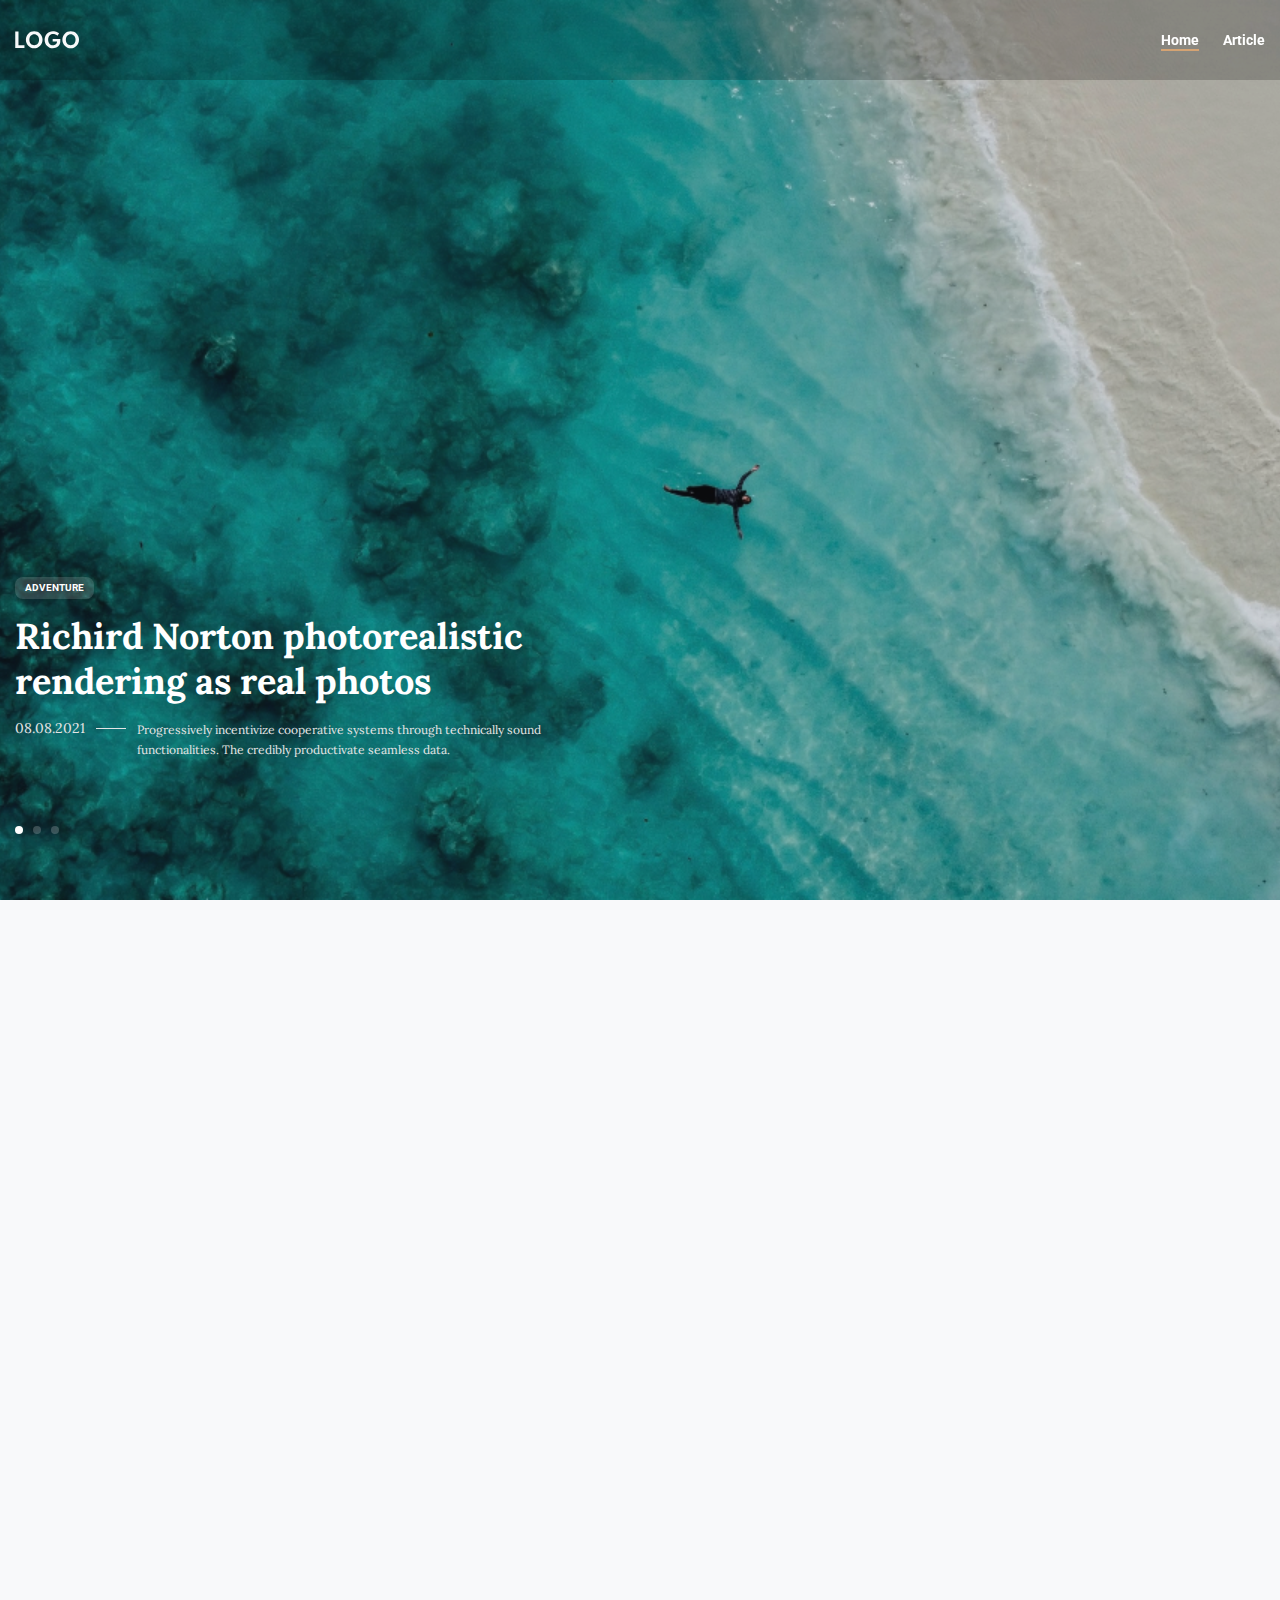
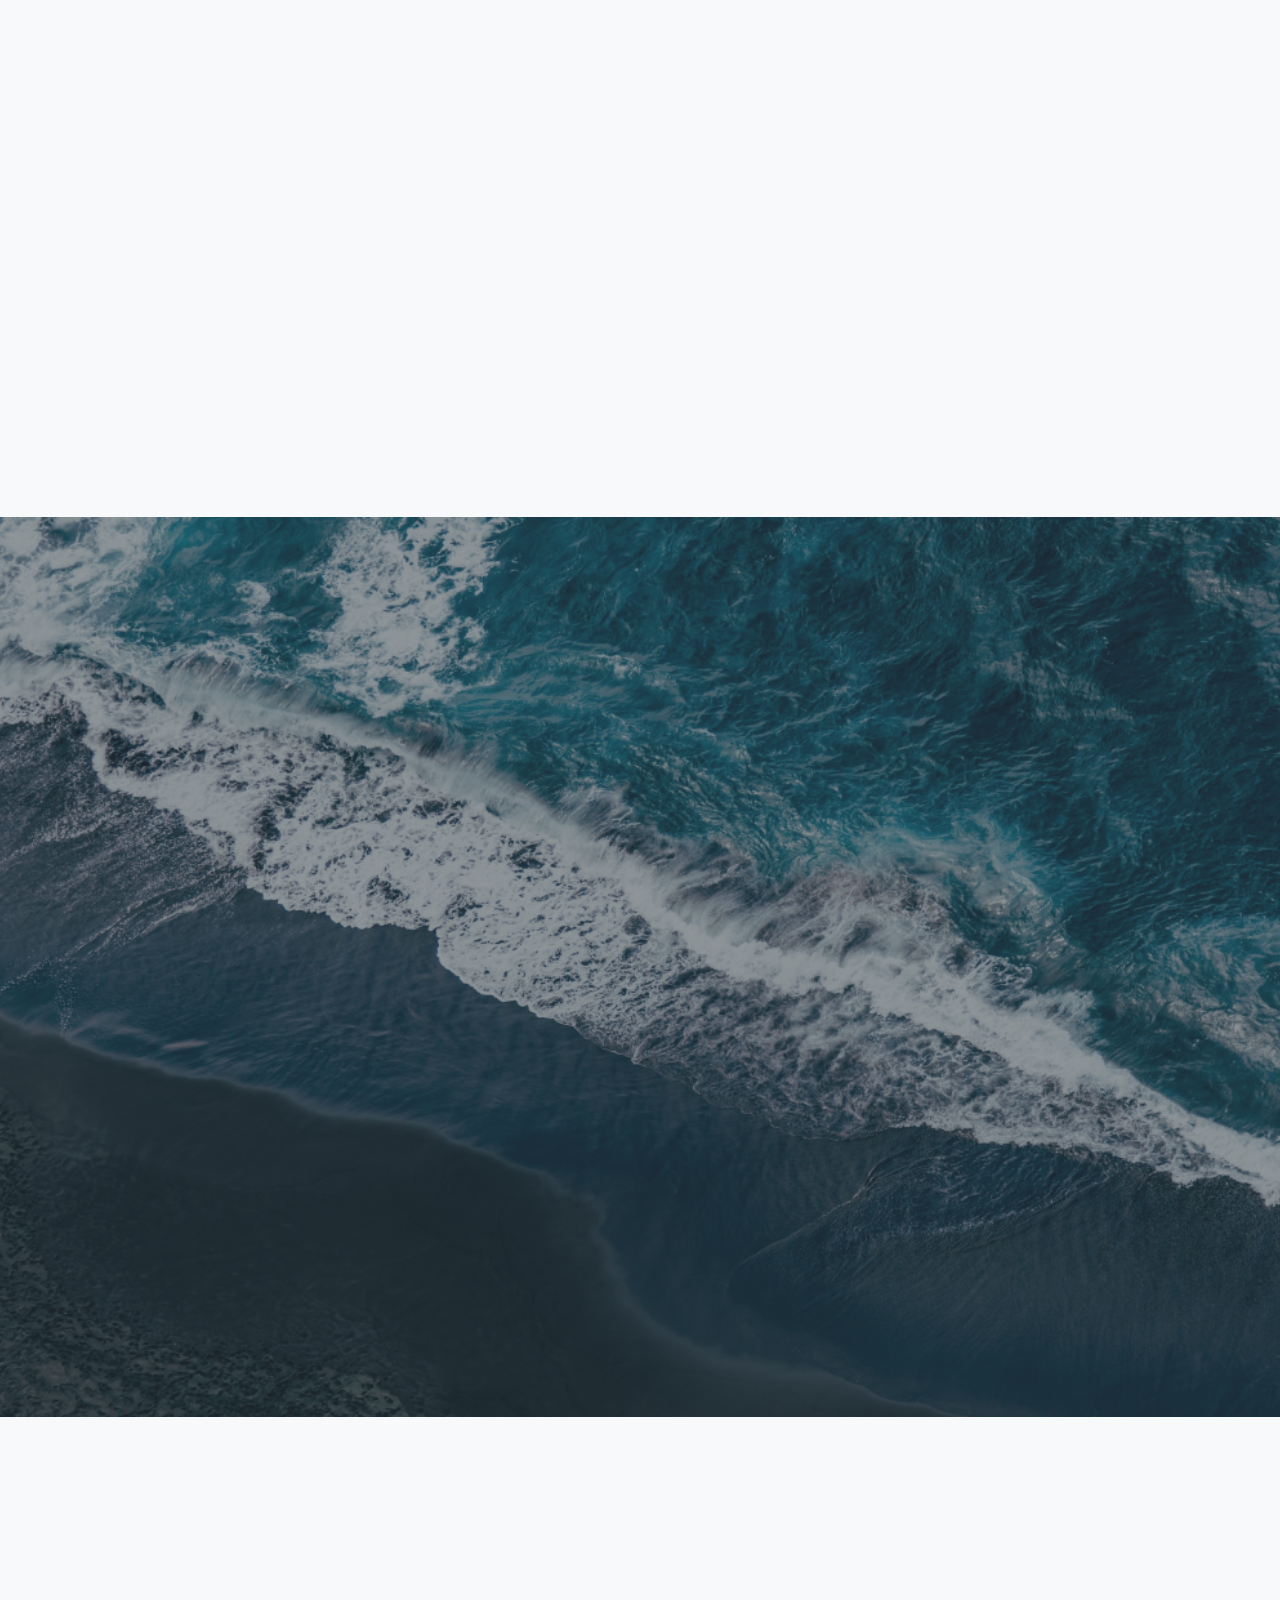
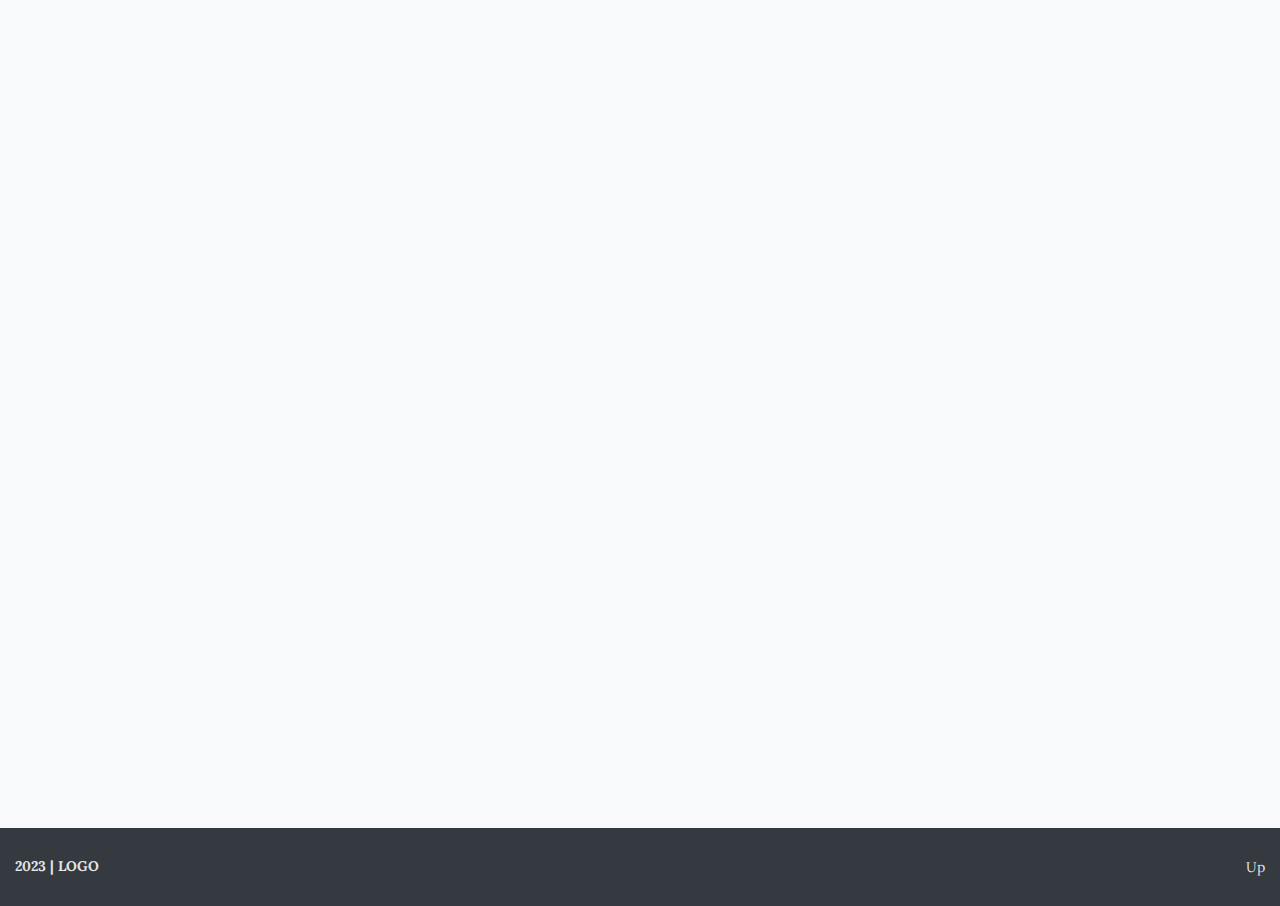
<file: index.html>
<!DOCTYPE html>
<html lang="en">

<head>
    <meta charset="UTF-8">
    <meta http-equiv="X-UA-Compatible" content="IE=edge">
    <meta name="viewport" content="width=device-width, initial-scale=1.0">
    <link href="https://fonts.googleapis.com/css?family=Lora:regular,700&display=swap" rel="stylesheet" />
    <link href="https://fonts.googleapis.com/css?family=Roboto:700&display=swap" rel="stylesheet" />
    <link rel="stylesheet" href="css/style.css">
    <title>Minimal blog</title>
</head>

<body>
    <div class="wrapper">
        <header class="header">
            <div class="header__container">
                <div class="header__logo">
                    <img src="img/LOGO.svg" alt="logo">
                </div>

                <nav class="header__menu menu">
                    <ul class="menu__list">
                        <li class="menu__item">
                            <a href="index.html" class="menu__link active">Home</a>
                        </li>
                        <li class="menu__item">
                            <a href="article.html" class="menu__link">Article</a>
                        </li>
                    </ul>
                </nav>
            </div>
        </header>
        <main class="home">
            <div class="home__sections">
                <div class="home__main-slider main-slider swiper">
                    <div class="main-slider__wrapper swiper-wrapper">
                        <div class="main-slider__slide swiper-slide">
                            <img src="img/main-slider/01.jpg" alt="Image" class="main-slider__bg">
                            <div class="main-slider__container">
                                <a href="#" class="main-slider__category category">ADVENTURE</a>
                                <div class="main-slider__title title">
                                    Richird Norton photorealistic rendering as real photos
                                </div>
                                <div class="main-slider__body">
                                    <div class="main-slider__date">08.08.2021</div>
                                    <div class="main-slider__text text">
                                        <p>Progressively incentivize cooperative systems through technically sound
                                            functionalities. The credibly productivate seamless data.</p>
                                    </div>
                                </div>
                            </div>
                        </div>
                        <div class="main-slider__slide swiper-slide">
                            <img src="img/main-slider/02.jpg" alt="Image" class="main-slider__bg">
                            <div class="main-slider__container">
                                <a href="#" class="main-slider__category category">ADVENTURE</a>
                                <div class="main-slider__title title">
                                    Richird Norton photorealistic rendering as real photos
                                </div>
                                <div class="main-slider__body">
                                    <div class="main-slider__date">08.08.2021</div>
                                    <div class="main-slider__text text">
                                        <p>Lorem ipsum dolor sit amet consectetur adipisicing elit.</p>
                                    </div>
                                </div>
                            </div>
                        </div>
                        <div class="main-slider__slide swiper-slide">
                            <img src="img/main-slider/03.jpg" alt="Image" class="main-slider__bg">
                            <div class="main-slider__container">
                                <a href="#" class="main-slider__category category">ADVENTURE</a>
                                <div class="main-slider__title title">
                                    Richird Norton photorealistic rendering as real photos
                                </div>
                                <div class="main-slider__body">
                                    <div class="main-slider__date">08.08.2021</div>
                                    <div class="main-slider__text text">
                                        <p>Lorem ipsum dolor, sit amet consectetur adipisicing elit. Dolorem odio est
                                            provident consequatur tempora consectetur dolore id. Perspiciatis, illum
                                            non.</p>
                                    </div>
                                </div>
                            </div>
                        </div>
                    </div>
                    <div class="main-slider__bullets bullets">
                        <div class="bullets__container">
                            <div class="bullets__items"></div>
                        </div>
                    </div>
                </div>
                <section class="home__popular popular">
                    <div class="popular__container">
                        <div data-item class="popular__header">
                            <h2 class="popular__title title title_dark">Popular topics</h2>
                            <nav class="popular__nav nav-popular">
                                <button type="button" class="nav-popular__item active">Adventure</button>
                                <button type="button" class="nav-popular__item">Travel</button>
                                <button type="button" class="nav-popular__item">Fashion</button>
                                <button type="button" class="nav-popular__item">Technology</button>
                            </nav>
                        </div>
                        <div class="popular__content">
                            <div class="popular__tab active">
                                <div class="popular__items">
                                    <article data-item class="popular__item item-popular">
                                        <a href="" class="item-popular__category category">ADVENTURE</a>
                                        <a href="#" class="item-popular__image">
                                            <img src="img/popular/01.jpg" alt="Image">
                                        </a>
                                        <div class="item-popular__date">
                                            08.08.2021
                                        </div>
                                        <h4 class="item-popular__title">
                                            <a href="#" class="item-popular__link-title">
                                                Dream destinations to visit this
                                                year in Paris
                                            </a>
                                        </h4>
                                        <div class="item-popular__text text">
                                            <p>Progressively incentivize cooperative systems through
                                                technically sound functionalities. Credibly productivate
                                                seamless data with flexible schemas.</p>
                                        </div>
                                    </article>
                                    <article data-item class="popular__item item-popular">
                                        <a href="" class="item-popular__category category">TRAVEL</a>
                                        <a href="#" class="item-popular__image">
                                            <img src="img/popular/02.jpg" alt="Image">
                                        </a>
                                        <div class="item-popular__date">
                                            08.08.2021
                                        </div>
                                        <h4 class="item-popular__title">
                                            <a href="#" class="item-popular__link-title">
                                                Breathtaking first-person photos
                                                around Europe
                                            </a>
                                        </h4>
                                        <div class="item-popular__text text">
                                            <p>Progressively incentivize cooperative systems through
                                                technically sound functionalities. Credibly productivate
                                                seamless data with flexible schemas.</p>
                                        </div>
                                    </article>
                                    <article data-item class="popular__item item-popular">
                                        <a href="" class="item-popular__category category">TECHNOLOGY</a>
                                        <a href="#" class="item-popular__image">
                                            <img src="img/popular/03.jpg" alt="Image">
                                        </a>
                                        <div class="item-popular__date">
                                            08.08.2021
                                        </div>
                                        <h4 class="item-popular__title">
                                            <a href="#" class="item-popular__link-title">
                                                What collectors need to know about
                                                authenticity
                                            </a>
                                        </h4>
                                        <div class="item-popular__text text">
                                            <p>Progressively incentivize cooperative systems through
                                                technically sound functionalities. Credibly productivate
                                                seamless data with flexible schemas.</p>
                                        </div>
                                    </article>
                                    <article data-item class="popular__item item-popular">
                                        <a href="" class="item-popular__category category">FASHION</a>
                                        <a href="#" class="item-popular__image">
                                            <img src="img/popular/04.jpg" alt="Image">
                                        </a>
                                        <div class="item-popular__date">
                                            08.08.2021
                                        </div>
                                        <h4 class="item-popular__title">
                                            <a href="#" class="item-popular__link-title">
                                                Instagram artists with great
                                                photography skills
                                            </a>
                                        </h4>
                                        <div class="item-popular__text text">
                                            <p>Progressively incentivize cooperative systems through
                                                technically sound functionalities. Credibly productivate
                                                seamless data with flexible schemas.</p>
                                        </div>
                                    </article>
                                    <article data-item class="popular__item item-popular">
                                        <a href="" class="item-popular__category category">ADVENTURE</a>
                                        <a href="#" class="item-popular__image">
                                            <img src="img/popular/05.jpg" alt="Image">
                                        </a>
                                        <div class="item-popular__date">
                                            08.08.2021
                                        </div>
                                        <h4 class="item-popular__title">
                                            <a href="#" class="item-popular__link-title">
                                                Thins to know before visiting
                                                Cave in Germany
                                            </a>
                                        </h4>
                                        <div class="item-popular__text text">
                                            <p>Progressively incentivize cooperative systems through
                                                technically sound functionalities. Credibly productivate
                                                seamless data with flexible schemas.</p>
                                        </div>
                                    </article>
                                    <article data-item class="popular__item item-popular">
                                        <a href="" class="item-popular__category category">FASHION</a>
                                        <a href="#" class="item-popular__image">
                                            <img src="img/popular/06.jpg" alt="Image">
                                        </a>
                                        <div class="item-popular__date">
                                            08.08.2021
                                        </div>
                                        <h4 class="item-popular__title">
                                            <a href="#" class="item-popular__link-title">
                                                Nina Smith vibrant work collab
                                                with Nike Dunk
                                            </a>
                                        </h4>
                                        <div class="item-popular__text text">
                                            <p>Progressively incentivize cooperative systems through
                                                technically sound functionalities. Credibly productivate
                                                seamless data with flexible schemas.</p>
                                        </div>
                                    </article>
                                    <article data-item class="popular__item item-popular">
                                        <a href="" class="item-popular__category category">TECHNOLOGY</a>
                                        <a href="#" class="item-popular__image">
                                            <img src="img/popular/07.jpg" alt="Image">
                                        </a>
                                        <div class="item-popular__date">
                                            08.08.2021
                                        </div>
                                        <h4 class="item-popular__title">
                                            <a href="#" class="item-popular__link-title">
                                                Richard Norton photorealistic
                                                rendering as real photos
                                            </a>
                                        </h4>
                                        <div class="item-popular__text text">
                                            <p>Progressively incentivize cooperative systems through
                                                technically sound functionalities. Credibly productivate
                                                seamless data with flexible schemas.</p>
                                        </div>
                                    </article>
                                    <article data-item class="popular__item item-popular">
                                        <a href="" class="item-popular__category category">FASHION</a>
                                        <a href="#" class="item-popular__image">
                                            <img src="img/popular/08.jpg" alt="Image">
                                        </a>
                                        <div class="item-popular__date">
                                            08.08.2021
                                        </div>
                                        <h4 class="item-popular__title">
                                            <a href="#" class="item-popular__link-title">
                                                25 quality collectors toys inspired
                                                by famous films
                                            </a>
                                        </h4>
                                        <div class="item-popular__text text">
                                            <p>Progressively incentivize cooperative systems through
                                                technically sound functionalities. Credibly productivate
                                                seamless data with flexible schemas.</p>
                                        </div>
                                    </article>
                                </div>
                            </div>
                            <div class="popular__tab">
                                <div class="popular__items">
                                    <article data-item class="popular__item item-popular">
                                        <a href="" class="item-popular__category category">TRAVEL</a>
                                        <a href="#" class="item-popular__image">
                                            <img src="img/popular/02.jpg" alt="Image">
                                        </a>
                                        <div class="item-popular__date">
                                            08.08.2021
                                        </div>
                                        <h4 class="item-popular__title">
                                            <a href="#" class="item-popular__link-title">
                                                Breathtaking first-person photos
                                                around Europe
                                            </a>
                                        </h4>
                                        <div class="item-popular__text text">
                                            <p>Progressively incentivize cooperative systems through
                                                technically sound functionalities. Credibly productivate
                                                seamless data with flexible schemas.</p>
                                        </div>
                                    </article>
                                </div>
                            </div>
                            <div class="popular__tab">
                                <div class="popular__items">
                                    <article data-item class="popular__item item-popular">
                                        <a href="" class="item-popular__category category">FASHION</a>
                                        <a href="#" class="item-popular__image">
                                            <img src="img/popular/04.jpg" alt="Image">
                                        </a>
                                        <div class="item-popular__date">
                                            08.08.2021
                                        </div>
                                        <h4 class="item-popular__title">
                                            <a href="#" class="item-popular__link-title">
                                                Instagram artists with great
                                                photography skills
                                            </a>
                                        </h4>
                                        <div class="item-popular__text text">
                                            <p>Progressively incentivize cooperative systems through
                                                technically sound functionalities. Credibly productivate
                                                seamless data with flexible schemas.</p>
                                        </div>
                                    </article>
                                    <article data-item class="popular__item item-popular">
                                        <a href="" class="item-popular__category category">FASHION</a>
                                        <a href="#" class="item-popular__image">
                                            <img src="img/popular/06.jpg" alt="Image">
                                        </a>
                                        <div class="item-popular__date">
                                            08.08.2021
                                        </div>
                                        <h4 class="item-popular__title">
                                            <a href="#" class="item-popular__link-title">
                                                Nina Smith vibrant work collab
                                                with Nike Dunk
                                            </a>
                                        </h4>
                                        <div class="item-popular__text text">
                                            <p>Progressively incentivize cooperative systems through
                                                technically sound functionalities. Credibly productivate
                                                seamless data with flexible schemas.</p>
                                        </div>
                                    </article>
                                    <article data-item class="popular__item item-popular">
                                        <a href="" class="item-popular__category category">FASHION</a>
                                        <a href="#" class="item-popular__image">
                                            <img src="img/popular/08.jpg" alt="Image">
                                        </a>
                                        <div class="item-popular__date">
                                            08.08.2021
                                        </div>
                                        <h4 class="item-popular__title">
                                            <a href="#" class="item-popular__link-title">
                                                25 quality collectors toys inspired
                                                by famous films
                                            </a>
                                        </h4>
                                        <div class="item-popular__text text">
                                            <p>Progressively incentivize cooperative systems through
                                                technically sound functionalities. Credibly productivate
                                                seamless data with flexible schemas.</p>
                                        </div>
                                    </article>
                                </div>
                            </div>
                            <div class="popular__tab">
                                <div class="popular__items">
                                    <article data-item class="popular__item item-popular">
                                        <a href="" class="item-popular__category category">TECHNOLOGY</a>
                                        <a href="#" class="item-popular__image">
                                            <img src="img/popular/03.jpg" alt="Image">
                                        </a>
                                        <div class="item-popular__date">
                                            08.08.2021
                                        </div>
                                        <h4 class="item-popular__title">
                                            <a href="#" class="item-popular__link-title">
                                                What collectors need to know about
                                                authenticity
                                            </a>
                                        </h4>
                                        <div class="item-popular__text text">
                                            <p>Progressively incentivize cooperative systems through
                                                technically sound functionalities. Credibly productivate
                                                seamless data with flexible schemas.</p>
                                        </div>
                                    </article>
                                    <article data-item class="popular__item item-popular">
                                        <a href="" class="item-popular__category category">TECHNOLOGY</a>
                                        <a href="#" class="item-popular__image">
                                            <img src="img/popular/07.jpg" alt="Image">
                                        </a>
                                        <div class="item-popular__date">
                                            08.08.2021
                                        </div>
                                        <h4 class="item-popular__title">
                                            <a href="#" class="item-popular__link-title">
                                                Richard Norton photorealistic
                                                rendering as real photos
                                            </a>
                                        </h4>
                                        <div class="item-popular__text text">
                                            <p>Progressively incentivize cooperative systems through
                                                technically sound functionalities. Credibly productivate
                                                seamless data with flexible schemas.</p>
                                        </div>
                                    </article>
                                </div>
                            </div>
                        </div>
                    </div>
                </section>
                <section class="home__big-post big-post">
                    <div class="big-post__container">
                        <a data-item href="#" class="big-post__category category">Fashion</a>
                        <h2 data-item class="big-post__title title">
                            <a href="#" class="big-post__link-title">Richird Norton photorealistic rendering as real
                                photos</a>
                        </h2>
                        <div data-item class="big-post__text text">
                            <p>Progressively incentivize cooperative systems through technically sound functionalities.
                                The
                                credibly productivate seamless data.</p>
                        </div>
                        <a data-item href="#" class="big-post__autor">By Jennifer Lawrence</a>
                    </div>
                    <div class="big-post__bg">
                        <img src="img/big-post/bg.jpg" alt="bg">
                    </div>
                </section>
            </div>
            <section class="home__related related">
                <div class="related__container">
                    <h2 data-item class="related__title title title_dark">
                        Related Posts
                    </h2>
                    <div class="related__items">
                        <article data-item class="related__item item-related">
                            <a href="#" class="item-related__category category">Fashion</a>
                            <a href="#" class="item-related__content">
                                <div class="item-related__date">
                                    08.08.2021
                                </div>
                                <h4 class="item-related__title">
                                    Richird Norton photorealistic rendering as real photos
                                </h4>
                                <div class="item-related__text text">
                                    <p>Progressively incentivize cooperative systems through technically sound
                                        functionalities. The credibly productivate seamless data.</p>
                                </div>
                            </a>
                            <div class="item-related__image">
                                <img src="img/related/01.jpg" alt="image">
                            </div>
                        </article>
                        <article data-item class="related__item item-related">
                            <a href="#" class="item-related__category category">Fashion</a>
                            <a href="#" class="item-related__content">
                                <div class="item-related__date">
                                    08.08.2021
                                </div>
                                <h4 class="item-related__title">
                                    Richird Norton photorealistic rendering as real photos
                                </h4>
                                <div class="item-related__text text">
                                    <p>Progressively incentivize cooperative systems through technically sound
                                        functionalities. The credibly productivate seamless data.</p>
                                </div>
                            </a>
                            <div class="item-related__image">
                                <img src="img/related/02.jpg" alt="image">
                            </div>
                        </article>
                        <article data-item class="related__item item-related">
                            <a href="#" class="item-related__category category">Fashion</a>
                            <a href="#" class="item-related__content">
                                <div class="item-related__date">
                                    08.08.2021
                                </div>
                                <h4 class="item-related__title">
                                    Richird Norton photorealistic rendering as real photos
                                </h4>
                                <div class="item-related__text text">
                                    <p>Progressively incentivize cooperative systems through technically sound
                                        functionalities. The credibly productivate seamless data.</p>
                                </div>
                            </a>
                            <div class="item-related__image">
                                <img src="img/related/03.jpg" alt="image">
                            </div>
                        </article>
                    </div>
                </div>
            </section>

        </main>
        <footer class="footer">
            <div class="footer__container">
                <div class="footer__text">2023 | LOGO</div>
                <button type="button" class="footer__up">Up</button>
            </div>
        </footer>
    </div>

    <script src="https://cdn.jsdelivr.net/npm/swiper@9/swiper-bundle.min.js"></script>
    <script src="js/script.js"></script>
</body>

</html>
</file>
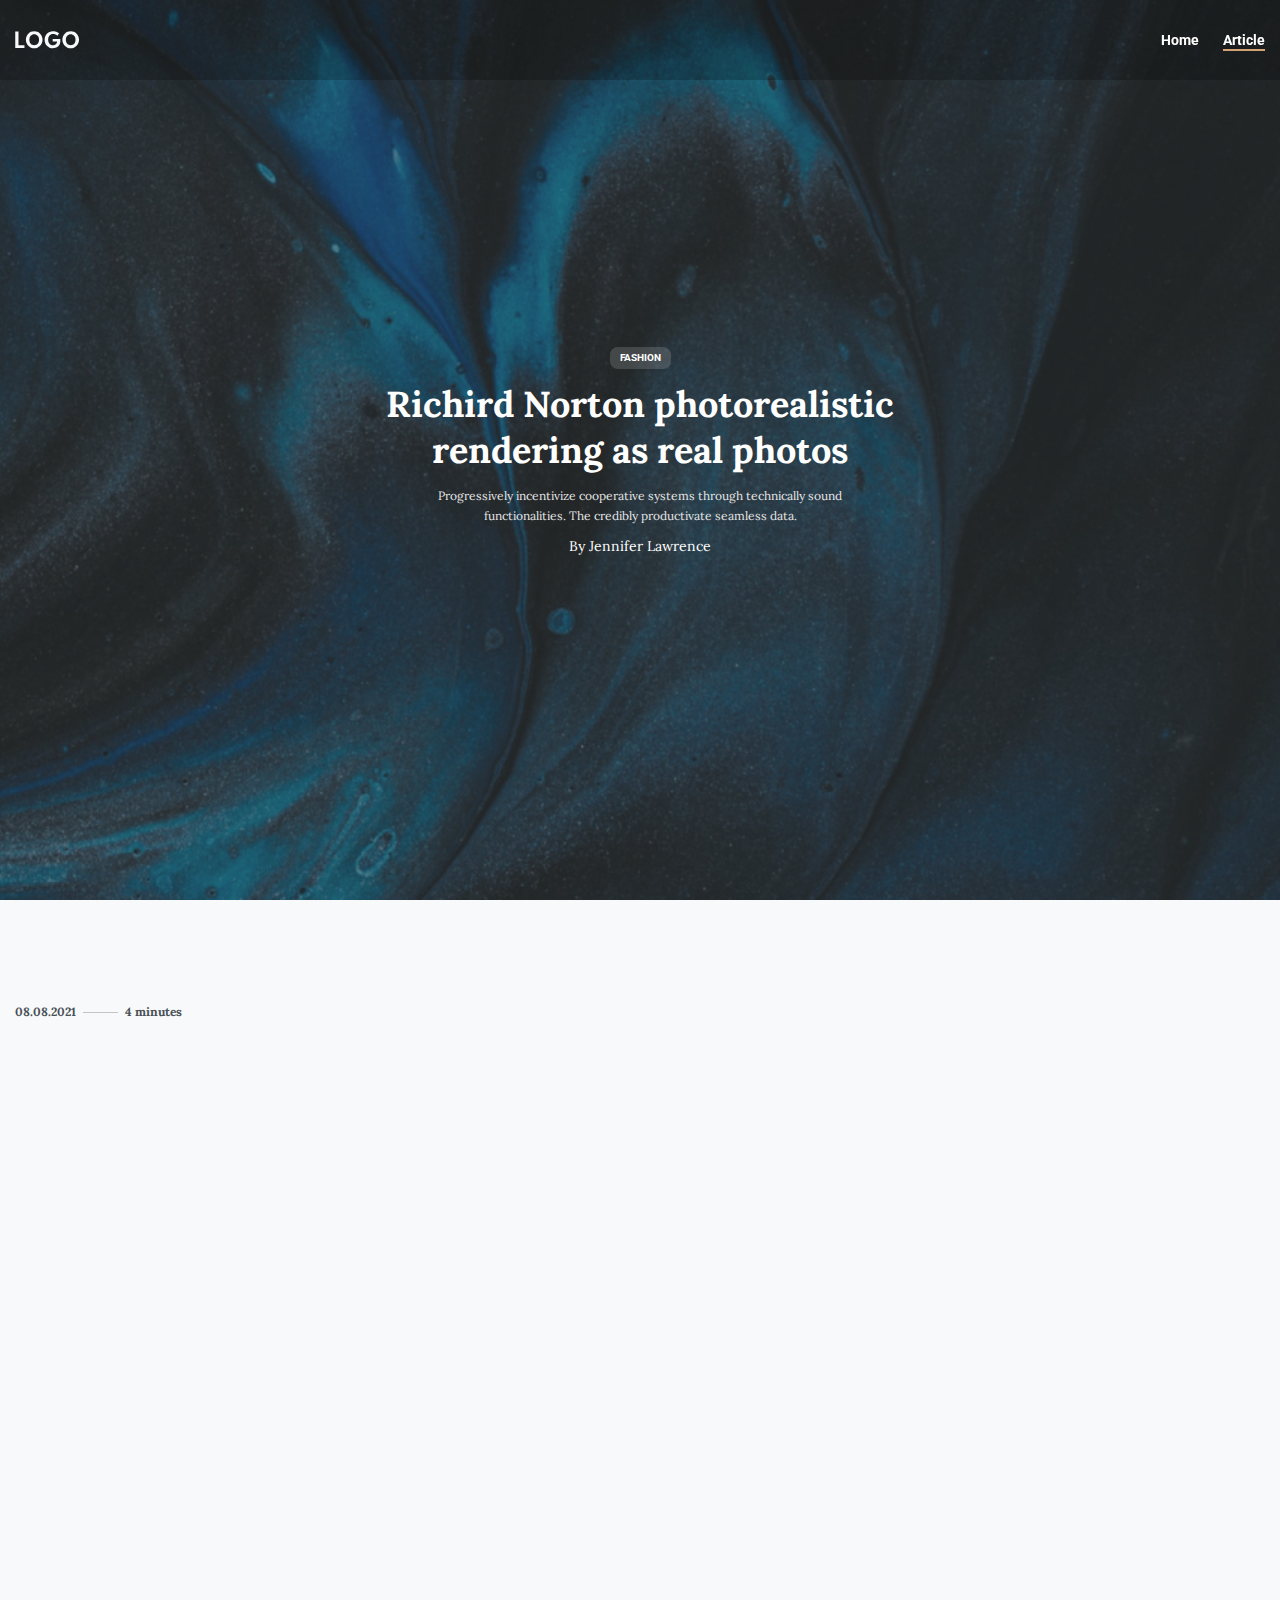
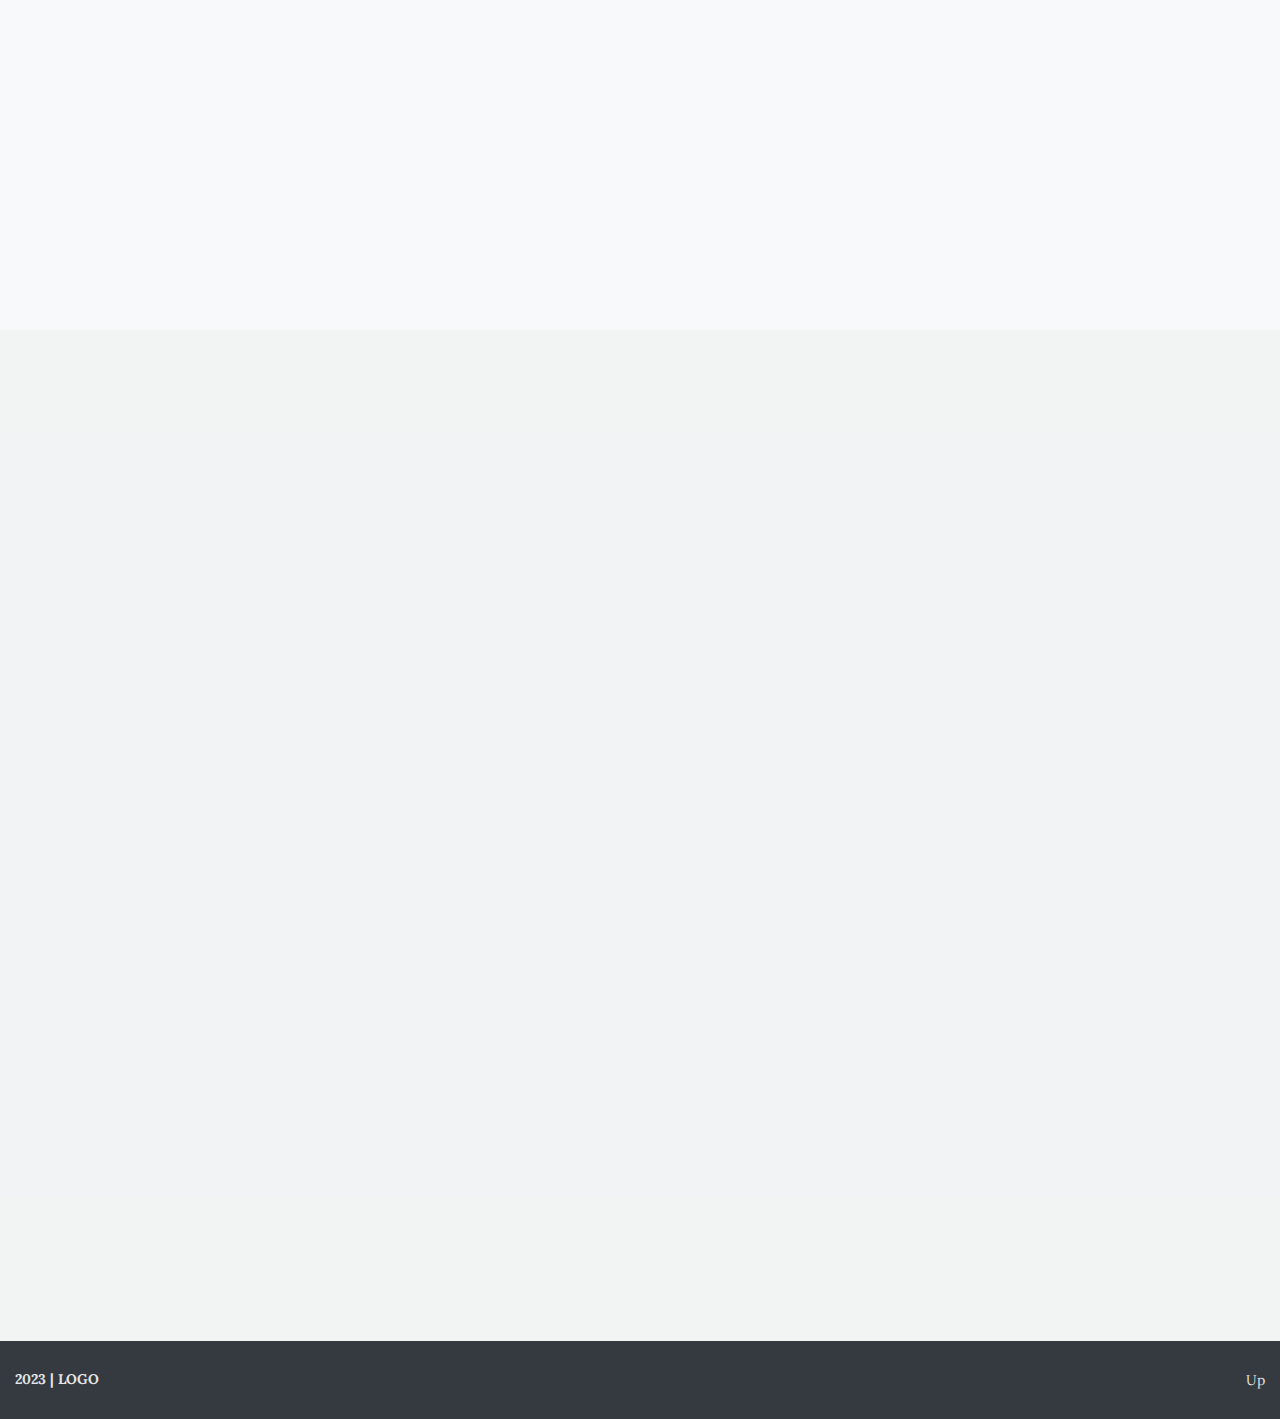
<file: article.html>
<!DOCTYPE html>
<html lang="en">

<head>
    <meta charset="UTF-8">
    <meta http-equiv="X-UA-Compatible" content="IE=edge">
    <meta name="viewport" content="width=device-width, initial-scale=1.0">
    <link href="https://fonts.googleapis.com/css?family=Lora:regular,700&display=swap" rel="stylesheet" />
    <link href="https://fonts.googleapis.com/css?family=Roboto:700&display=swap" rel="stylesheet" />
    <link rel="stylesheet" href="css/style.css">
    <title>Article</title>
</head>

<body>
    <div class="wrapper">
        <header class="header">
            <div class="header__container">
                <a href="index.html" class="header__logo">
                    <img src="img/LOGO.svg" alt="logo">
                </a>

                <nav class="header__menu menu">
                    <ul class="menu__list">
                        <li class="menu__item">
                            <a href="index.html" class="menu__link">Home</a>
                        </li>
                        <li class="menu__item">
                            <a href="article.html" class="menu__link active">Article</a>
                        </li>
                    </ul>
                </nav>
            </div>
        </header>
        <main class="article">
            <section class="article__big-post big-post">
                <div class="big-post__container">
                    <a data-item href="#" class="big-post__category category">Fashion</a>
                    <h2 data-item class="big-post__title title">
                        Richird Norton photorealistic rendering as real photos
                    </h2>
                    <div data-item class="big-post__text text">
                        <p>Progressively incentivize cooperative systems through technically sound functionalities.
                            The
                            credibly productivate seamless data.</p>
                    </div>
                    <a data-item href="#" class="big-post__autor">By Jennifer Lawrence</a>
                </div>
                <div class="big-post__bg">
                    <img src="img/article/bg.jpg" alt="bg">
                </div>
            </section>
            <div class="article__content">
                <div class="article__container">
                    <aside class="article__info">
                        <div class="article__date">
                            08.08.2021
                        </div>
                        <div class="article__time">
                            4 minutes
                        </div>
                    </aside>
                    <div class="article__body">
                        <div class="article__text">
                            <p data-item>
                                Seamlessly syndicate cutting-edge architectures rather than collaborative collaboration
                                and idea-sharing. Proactively incubate visionary interfaces whereas premium benefits.
                                Seamlessly negotiate ubiquitous leadership skills rather than parallel ideas.
                                Dramatically visualize superior interfaces for best-of-breed alignments. Synergistically
                                formulate performance based users through customized relationships. Interactively
                                deliver cross-platform ROI via granular systems. Intrinsicly enhance effective
                                initiatives vis-a-vis orthogonal outsourcing. Rapidiously monetize market-driven
                                opportunities with multifunctional users. Collaboratively enhance visionary
                                opportunities through revolutionary schemas. Progressively network just in time customer
                                service without real-time scenarios.
                            </p>
                            <p data-item>
                                Synergistically drive e-business leadership with unique synergy. Compellingly seize
                                market positioning ROI and bricks-and-clicks e-markets. Proactively myocardinate timely
                                platforms through distributed ideas. Professionally optimize enabled core competencies
                                for leading-edge sources. Professionally enhance stand-alone leadership with innovative
                                synergy. Rapidiously generate backend experiences vis-a-vis long-term high-impact
                                relationships. Authoritatively supply market-driven mindshare and bricks-and-clicks
                                opportunities. Holisticly create diverse innovation through adaptive communities.
                                Efficiently empower seamless meta-services with impactful opportunities. Distinctively
                                transition virtual outsourcing with focused e-tailers.
                            </p>
                            <blockquote data-item>
                                “ Monotonectally seize superior mindshare rather than efficient technology. ”
                            </blockquote>
                            <p data-item>
                                Compellingly enhance seamless resources through competitive content. Continually
                                actualize 24/365 alignments for resource-leveling platforms. Energistically enhance high
                                standards in models and professional expertise. Intrinsicly iterate extensible metrics
                                for prospective opportunities. Continually develop leading-edge experiences through
                                quality e-services.
                            </p>
                        </div>
                        <div data-item class="article__tags">
                            <a href="#" class="article__tag category">ADVENTURE</a>
                            <a href="#" class="article__tag category">PHOTO</a>
                            <a href="#" class="article__tag category">DESIGN</a>
                        </div>
                        <div data-item class="article__author author">
                            <div class="author__avatar">
                                <img src="img/article/user.jpg" alt="avatar">
                            </div>
                            <div class="author__body">
                                <a href="" class="author__title">By Jennifer Lawrence</a>
                                <a href="" class="author__skills">Thinker & Designer</a>
                            </div>
                        </div>
                    </div>
                </div>
            </div>
            <section class="article__related related">
                <div class="related__container">
                    <h2 data-item class="related__title title title_dark">
                        Related Posts
                    </h2>
                    <div class="related__items">
                        <article data-item class="related__item item-related">
                            <a href="#" class="item-related__category category">Fashion</a>
                            <a href="#" class="item-related__content">
                                <div class="item-related__date">
                                    08.08.2021
                                </div>
                                <h4 class="item-related__title">
                                    Richird Norton photorealistic rendering as real photos
                                </h4>
                                <div class="item-related__text text">
                                    <p>Progressively incentivize cooperative systems through technically sound
                                        functionalities. The credibly productivate seamless data.</p>
                                </div>
                            </a>
                            <div class="item-related__image">
                                <img src="img/related/01.jpg" alt="image">
                            </div>
                        </article>
                        <article data-item class="related__item item-related">
                            <a href="#" class="item-related__category category">Fashion</a>
                            <a href="#" class="item-related__content">
                                <div class="item-related__date">
                                    08.08.2021
                                </div>
                                <h4 class="item-related__title">
                                    Richird Norton photorealistic rendering as real photos
                                </h4>
                                <div class="item-related__text text">
                                    <p>Progressively incentivize cooperative systems through technically sound
                                        functionalities. The credibly productivate seamless data.</p>
                                </div>
                            </a>
                            <div class="item-related__image">
                                <img src="img/related/02.jpg" alt="image">
                            </div>
                        </article>
                        <article data-item class="related__item item-related">
                            <a href="#" class="item-related__category category">Fashion</a>
                            <a href="#" class="item-related__content">
                                <div class="item-related__date">
                                    08.08.2021
                                </div>
                                <h4 class="item-related__title">
                                    Richird Norton photorealistic rendering as real photos
                                </h4>
                                <div class="item-related__text text">
                                    <p>Progressively incentivize cooperative systems through technically sound
                                        functionalities. The credibly productivate seamless data.</p>
                                </div>
                            </a>
                            <div class="item-related__image">
                                <img src="img/related/03.jpg" alt="image">
                            </div>
                        </article>
                    </div>
                </div>
            </section>

        </main>
        <footer class="footer">
            <div class="footer__container">
                <div class="footer__text">2023 | LOGO</div>
                <button type="button" class="footer__up">Up</button>
            </div>
        </footer>
    </div>

    <script src="https://cdn.jsdelivr.net/npm/swiper@9/swiper-bundle.min.js"></script>
    <script src="js/script.js"></script>
</body>

</html>
</file>
<file: css/style.css>
/* ---- reset ------ */
@import url(reset.css);

/* ---- header ------ */
@import url(header.css);

/* ---- footer ------ */
@import url(footer.css);

/* ---- common ------ */
@import url(common.css);

/* ---- homepage ------ */
@import url(homepage.css);

/* ---- articlepage ------ */
@import url(articlepage.css);

/* ------------------------------ */
body {
    color: #495057;
    font-size: 0.875rem;
    font-family: 'Lora', serif;
    background: #f8f9fa;
}

[class*="__container"] {
    max-width: 1330px;
    padding-left: 0.9375rem;
    padding-right: 0.9375rem;
    margin: 0 auto;
}

.wrapper {
    min-height: 100%;
    overflow: clip;

    display: flex;
    flex-direction: column;
}

main {
    flex: 1 1 auto;
}

/* ------------------------------ */

/* ------------------------------ */

/* ------------------------------ */

/* ------------------------------ */

/* ------------------------------ */
</file>
